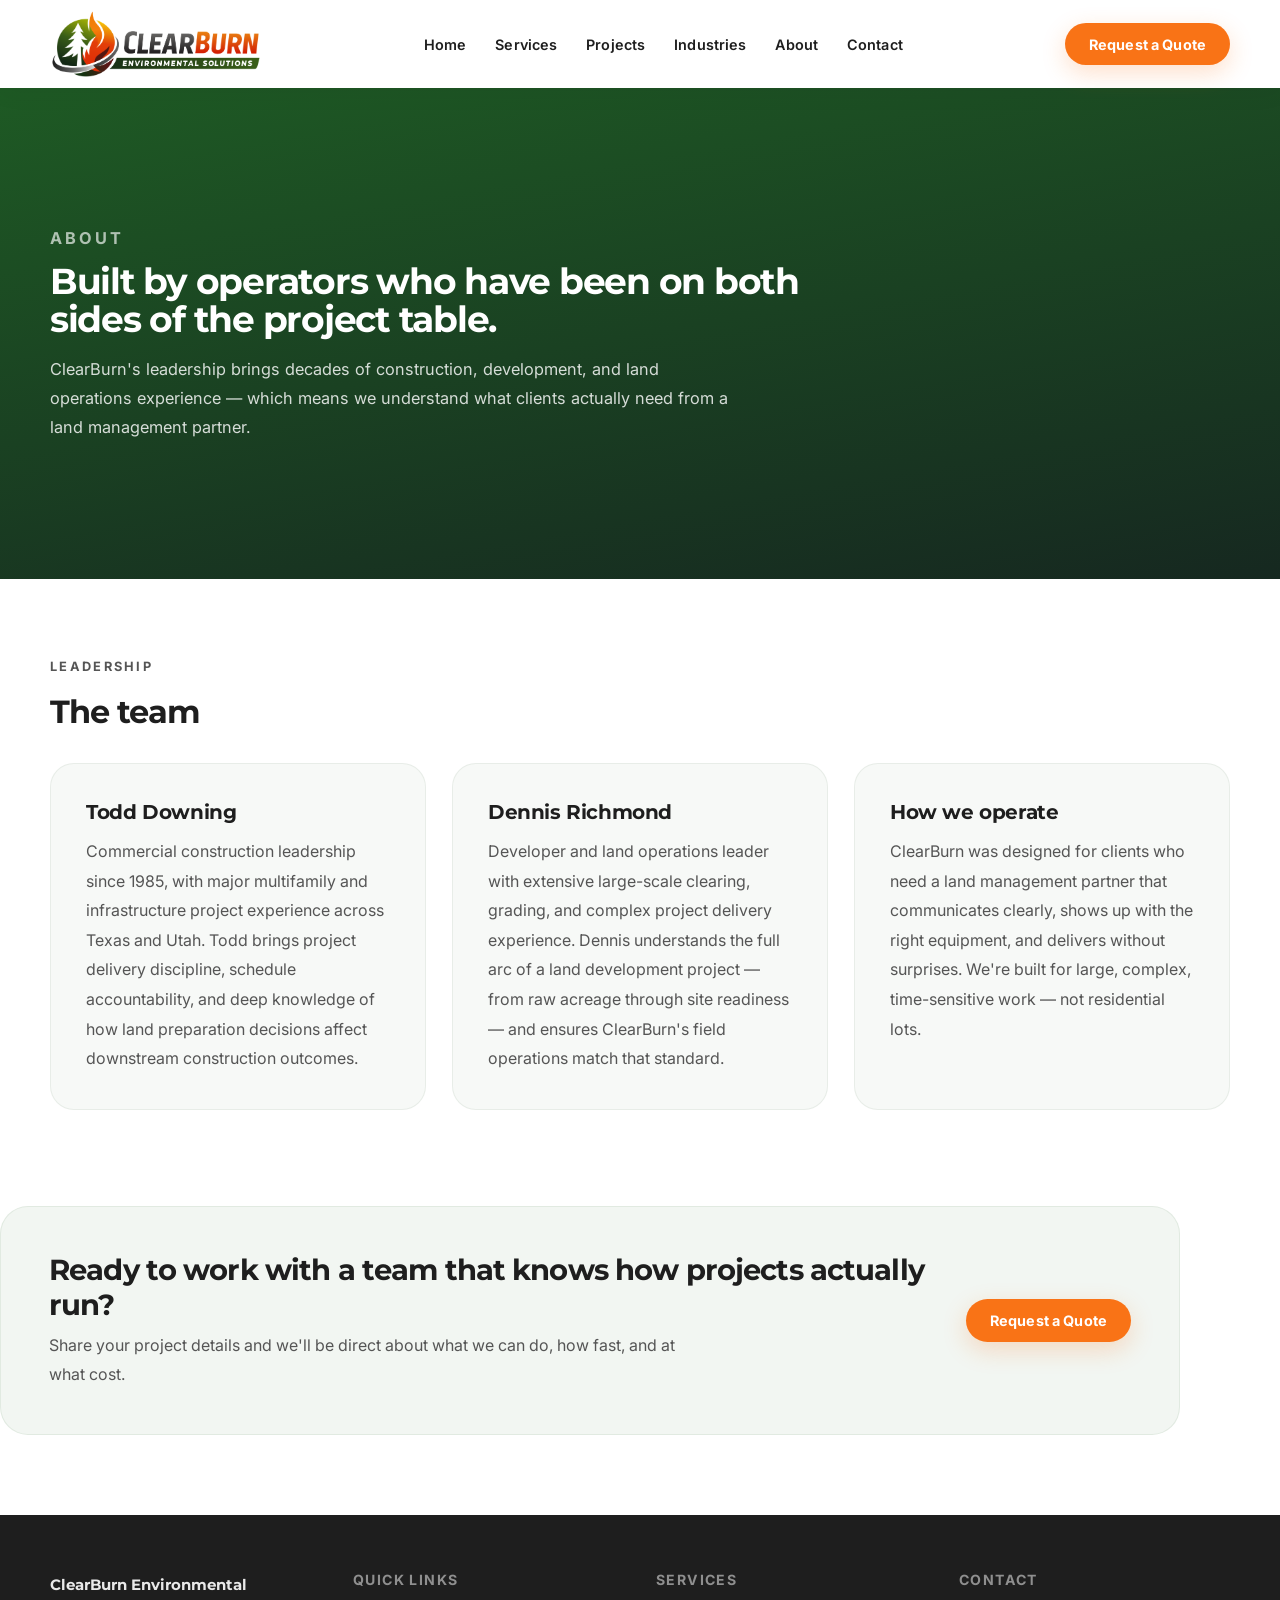
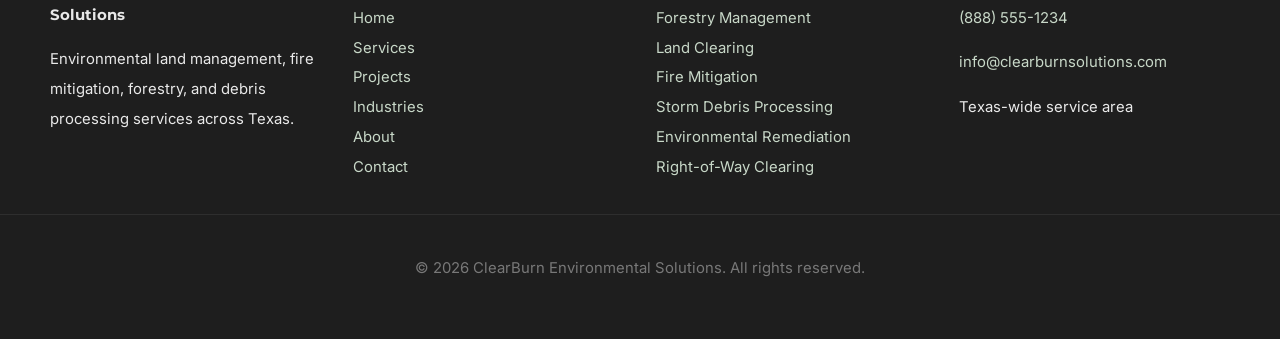
<file: about.html>
<!DOCTYPE html>
<html lang="en">
<head>
  <meta charset="UTF-8" />
  <meta name="viewport" content="width=device-width, initial-scale=1.0" />
  <meta name="description" content="ClearBurn Environmental Solutions is led by experienced operators with development and construction backgrounds, delivering practical environmental land management solutions across Texas." />
  <title>About ClearBurn Environmental Solutions</title>
  <link rel="preconnect" href="https://fonts.googleapis.com" />
  <link rel="preconnect" href="https://fonts.gstatic.com" crossorigin />
  <link href="https://fonts.googleapis.com/css2?family=Inter:wght@400;500;600;700&family=Montserrat:wght@600;700;800&display=swap" rel="stylesheet" />
  <link rel="stylesheet" href="styles.css" />
</head>
<body>
  <header class="site-header">
    <div class="container header-inner">
      <a href="index.html" class="brand">
        <img src="logo4.png" alt="ClearBurn" class="logo" />
      </a>
      <nav class="main-nav" aria-label="Primary navigation">
        <a href="index.html">Home</a>
        <a href="services.html">Services</a>
        <a href="projects.html">Projects</a>
        <a href="industries.html">Industries</a>
        <a href="about.html">About</a>
        <a href="contact.html">Contact</a>
      </nav>
      <a href="contact.html" class="nav-cta">Request a Quote</a>
      <button class="mobile-menu-toggle" aria-label="Open menu"><svg viewBox="0 0 24 24" fill="none" stroke="currentColor" stroke-width="2" stroke-linecap="round"><line x1="3" y1="6" x2="21" y2="6"/><line x1="3" y1="12" x2="21" y2="12"/><line x1="3" y1="18" x2="21" y2="18"/></svg>Menu</button>
    </div>
    <div class="mobile-menu" id="mobileMenu">
      <a href="index.html">Home</a>
      <a href="services.html">Services</a>
      <a href="projects.html">Projects</a>
      <a href="industries.html">Industries</a>
      <a href="about.html">About</a>
      <a href="contact.html">Contact</a>
      <a href="contact.html" class="mobile-cta">Request a Quote</a>
    </div>
  </header>

  <main>
    <section class="page-hero hero-small">
      <div class="container">
        <p class="eyebrow">About</p>
        <h1>Built by operators who have been on both sides of the project table.</h1>
        <p>ClearBurn's leadership brings decades of construction, development, and land operations experience — which means we understand what clients actually need from a land management partner.</p>
      </div>
    </section>

    <section class="container">
      <div class="section-header">
        <p class="eyebrow">Leadership</p>
        <h2>The team</h2>
      </div>
      <div class="profile-grid">
        <article class="profile-card">
          <h2>Todd Downing</h2>
          <p>Commercial construction leadership since 1985, with major multifamily and infrastructure project experience across Texas and Utah. Todd brings project delivery discipline, schedule accountability, and deep knowledge of how land preparation decisions affect downstream construction outcomes.</p>
        </article>
        <article class="profile-card">
          <h2>Dennis Richmond</h2>
          <p>Developer and land operations leader with extensive large-scale clearing, grading, and complex project delivery experience. Dennis understands the full arc of a land development project — from raw acreage through site readiness — and ensures ClearBurn's field operations match that standard.</p>
        </article>
        <article class="profile-card">
          <h2>How we operate</h2>
          <p>ClearBurn was designed for clients who need a land management partner that communicates clearly, shows up with the right equipment, and delivers without surprises. We're built for large, complex, time-sensitive work — not residential lots.</p>
        </article>
      </div>
    </section>

    <section class="container simple-cta">
      <div>
        <h2>Ready to work with a team that knows how projects actually run?</h2>
        <p class="cta-text">Share your project details and we'll be direct about what we can do, how fast, and at what cost.</p>
      </div>
      <a href="contact.html" class="btn btn-primary">Request a Quote</a>
    </section>
  </main>

  <footer class="site-footer">
    <div class="container footer-grid">
      <div>
        <p class="footer-logo">ClearBurn Environmental Solutions</p>
        <p>Environmental land management, fire mitigation, forestry, and debris processing services across Texas.</p>
      </div>
      <div>
        <h4>Quick links</h4>
        <a href="index.html">Home</a>
        <a href="services.html">Services</a>
        <a href="projects.html">Projects</a>
        <a href="industries.html">Industries</a>
        <a href="about.html">About</a>
        <a href="contact.html">Contact</a>
      </div>
      <div>
        <h4>Services</h4>
        <a href="services.html">Forestry Management</a>
        <a href="services.html">Land Clearing</a>
        <a href="services.html">Fire Mitigation</a>
        <a href="services.html">Storm Debris Processing</a>
        <a href="services.html">Environmental Remediation</a>
        <a href="services.html">Right-of-Way Clearing</a>
      </div>
      <div>
        <h4>Contact</h4>
        <p><a href="tel:+18885551234">(888) 555-1234</a></p>
        <p><a href="mailto:info@clearburnsolutions.com">info@clearburnsolutions.com</a></p>
        <p>Texas-wide service area</p>
      </div>
    </div>
    <div class="footer-bottom">
      <p>© 2026 ClearBurn Environmental Solutions. All rights reserved.</p>
    </div>
  </footer>
  <script src="script.js"></script>
</body>
</html>
</file>
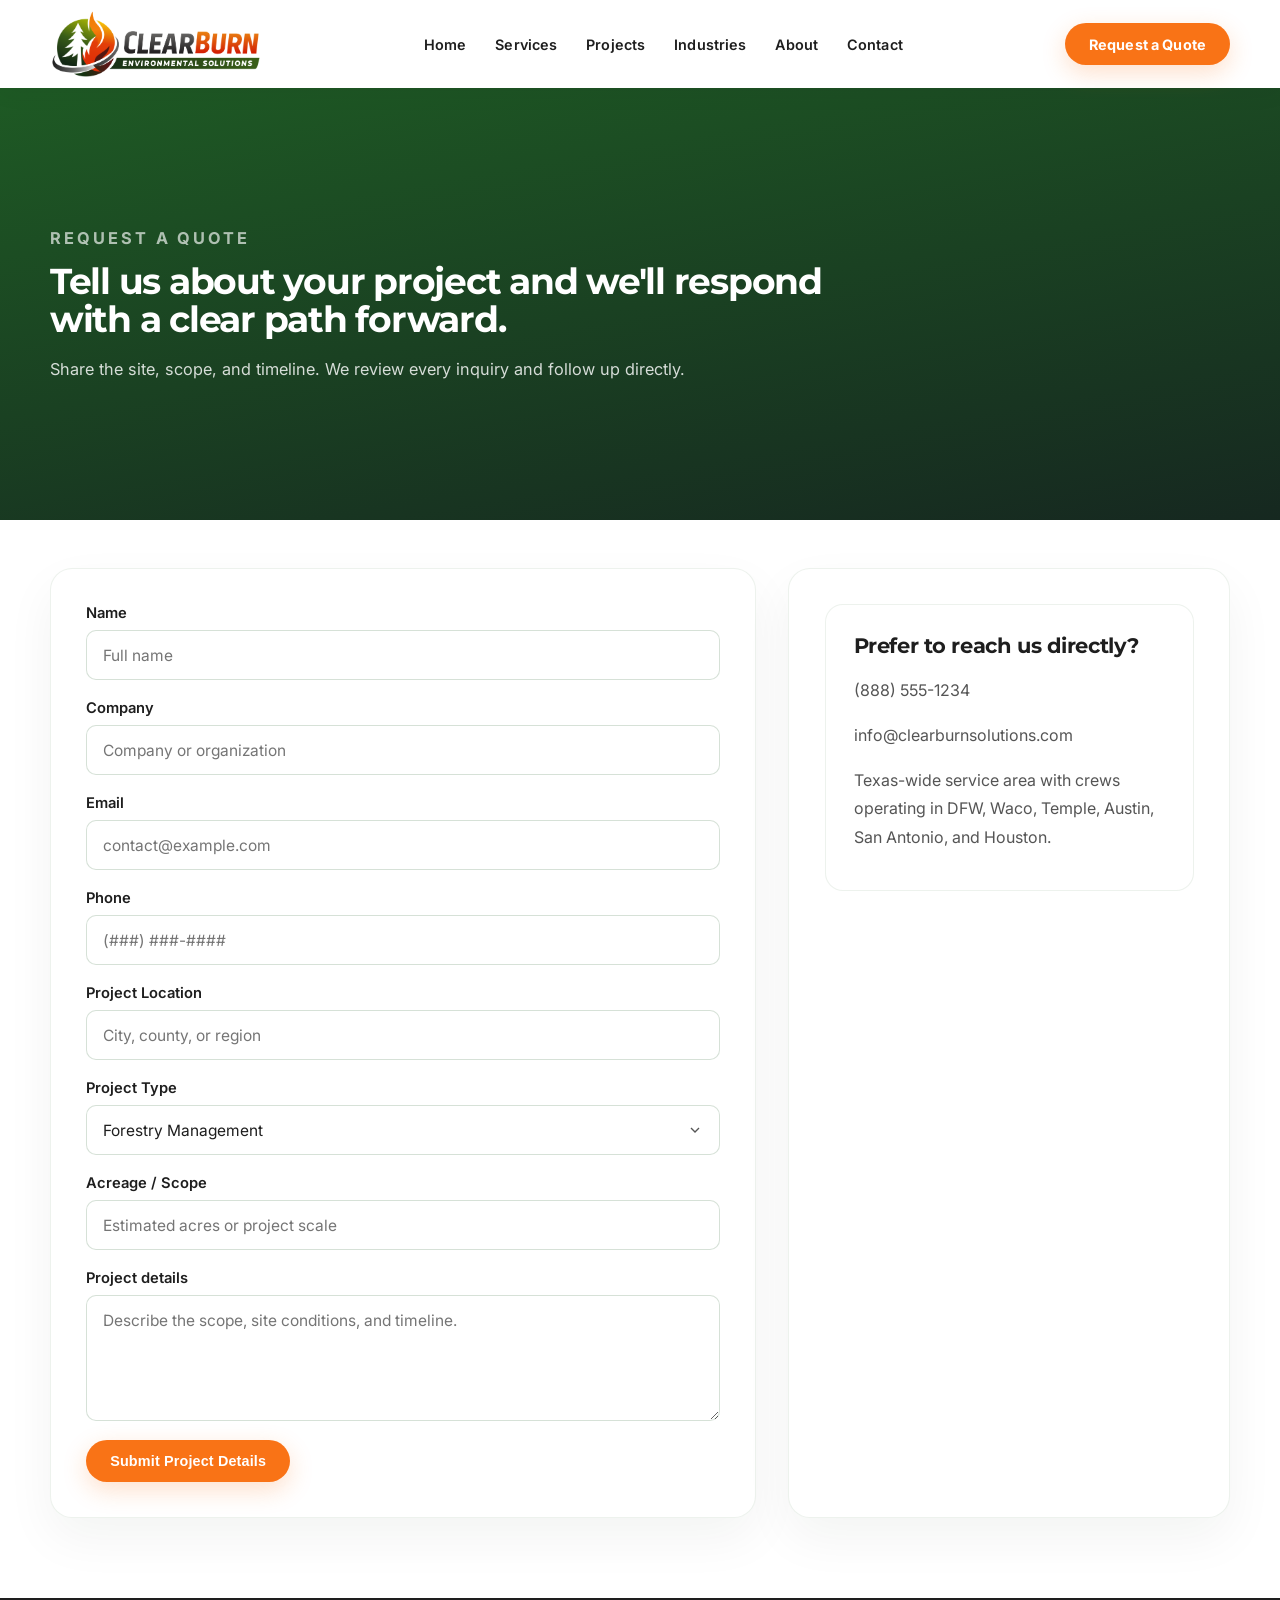
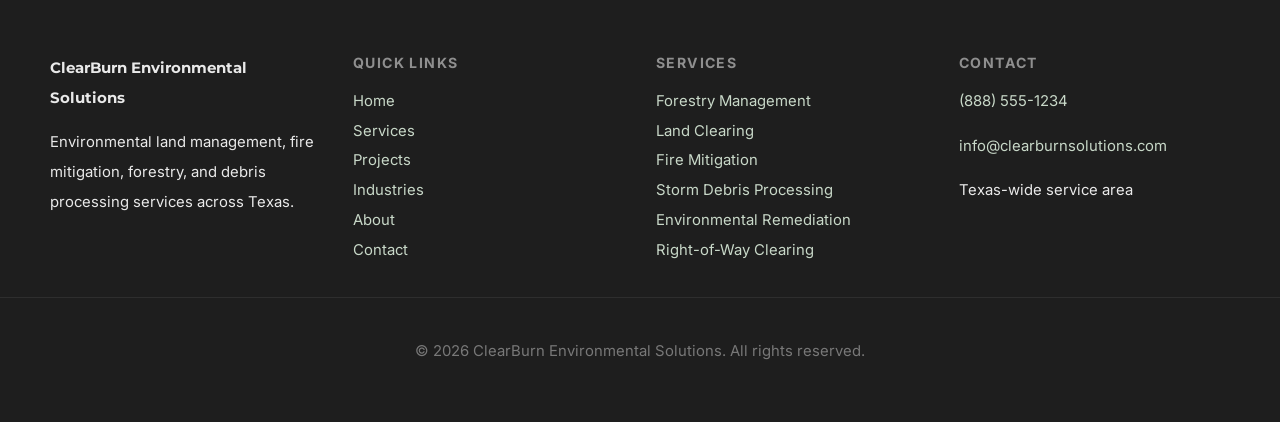
<file: contact.html>
<!DOCTYPE html>
<html lang="en">
<head>
  <meta charset="UTF-8" />
  <meta name="viewport" content="width=device-width, initial-scale=1.0" />
  <meta name="description" content="Request a quote from ClearBurn Environmental Solutions for land management, fire mitigation, debris processing, or large acreage clearing across Texas." />
  <title>Request a Quote | ClearBurn Environmental Solutions</title>
  <link rel="preconnect" href="https://fonts.googleapis.com" />
  <link rel="preconnect" href="https://fonts.gstatic.com" crossorigin />
  <link href="https://fonts.googleapis.com/css2?family=Inter:wght@400;500;600;700&family=Montserrat:wght@600;700;800&display=swap" rel="stylesheet" />
  <link rel="stylesheet" href="styles.css" />
</head>
<body>
  <header class="site-header">
    <div class="container header-inner">
      <a href="index.html" class="brand">
        <img src="logo4.png" alt="ClearBurn" class="logo" />
      </a>
      <nav class="main-nav" aria-label="Primary navigation">
        <a href="index.html">Home</a>
        <a href="services.html">Services</a>
        <a href="projects.html">Projects</a>
        <a href="industries.html">Industries</a>
        <a href="about.html">About</a>
        <a href="contact.html">Contact</a>
      </nav>
      <a href="contact.html" class="nav-cta">Request a Quote</a>
      <button class="mobile-menu-toggle" aria-label="Open menu"><svg viewBox="0 0 24 24" fill="none" stroke="currentColor" stroke-width="2" stroke-linecap="round"><line x1="3" y1="6" x2="21" y2="6"/><line x1="3" y1="12" x2="21" y2="12"/><line x1="3" y1="18" x2="21" y2="18"/></svg>Menu</button>
    </div>
    <div class="mobile-menu" id="mobileMenu">
      <a href="index.html">Home</a>
      <a href="services.html">Services</a>
      <a href="projects.html">Projects</a>
      <a href="industries.html">Industries</a>
      <a href="about.html">About</a>
      <a href="contact.html">Contact</a>
      <a href="contact.html" class="mobile-cta">Request a Quote</a>
    </div>
  </header>

  <main>
    <section class="page-hero hero-small">
      <div class="container">
        <p class="eyebrow">Request a Quote</p>
        <h1>Tell us about your project and we'll respond with a clear path forward.</h1>
        <p>Share the site, scope, and timeline. We review every inquiry and follow up directly.</p>
      </div>
    </section>

    <section class="container contact-grid">
      <form id="quoteForm" class="quote-form">
        <div class="form-group">
          <label for="name">Name</label>
          <input id="name" name="name" type="text" placeholder="Full name" required />
        </div>
        <div class="form-group">
          <label for="company">Company</label>
          <input id="company" name="company" type="text" placeholder="Company or organization" />
        </div>
        <div class="form-group">
          <label for="email">Email</label>
          <input id="email" name="email" type="email" placeholder="contact@example.com" required />
        </div>
        <div class="form-group">
          <label for="phone">Phone</label>
          <input id="phone" name="phone" type="tel" placeholder="(###) ###-####" required />
        </div>
        <div class="form-group">
          <label for="location">Project Location</label>
          <input id="location" name="location" type="text" placeholder="City, county, or region" required />
        </div>
        <div class="form-group">
          <label for="type">Project Type</label>
          <select id="type" name="type">
            <option>Forestry Management</option>
            <option>Land Clearing</option>
            <option>Fire Mitigation</option>
            <option>Storm Debris Processing</option>
            <option>Environmental Remediation</option>
            <option>FEMA / Emergency Response</option>
            <option>Right-of-Way Clearing</option>
          </select>
        </div>
        <div class="form-group">
          <label for="scope">Acreage / Scope</label>
          <input id="scope" name="scope" type="text" placeholder="Estimated acres or project scale" />
        </div>
        <div class="form-group">
          <label for="details">Project details</label>
          <textarea id="details" name="details" rows="5" placeholder="Describe the scope, site conditions, and timeline."></textarea>
        </div>
        <button type="submit" class="btn btn-primary">Submit Project Details</button>
        <p id="successMessage" class="success-message" hidden>Thank you. Your project details have been received. Our team will review the information and follow up as soon as possible.</p>
      </form>

      <aside class="contact-panel">
        <div class="panel-card">
          <h2>Prefer to reach us directly?</h2>
          <p><a href="tel:+18885551234">(888) 555-1234</a></p>
          <p><a href="mailto:info@clearburnsolutions.com">info@clearburnsolutions.com</a></p>
          <p>Texas-wide service area with crews operating in DFW, Waco, Temple, Austin, San Antonio, and Houston.</p>
        </div>
      </aside>
    </section>
  </main>

  <footer class="site-footer">
    <div class="container footer-grid">
      <div>
        <p class="footer-logo">ClearBurn Environmental Solutions</p>
        <p>Environmental land management, fire mitigation, forestry, and debris processing services across Texas.</p>
      </div>
      <div>
        <h4>Quick links</h4>
        <a href="index.html">Home</a>
        <a href="services.html">Services</a>
        <a href="projects.html">Projects</a>
        <a href="industries.html">Industries</a>
        <a href="about.html">About</a>
        <a href="contact.html">Contact</a>
      </div>
      <div>
        <h4>Services</h4>
        <a href="services.html">Forestry Management</a>
        <a href="services.html">Land Clearing</a>
        <a href="services.html">Fire Mitigation</a>
        <a href="services.html">Storm Debris Processing</a>
        <a href="services.html">Environmental Remediation</a>
        <a href="services.html">Right-of-Way Clearing</a>
      </div>
      <div>
        <h4>Contact</h4>
        <p><a href="tel:+18885551234">(888) 555-1234</a></p>
        <p><a href="mailto:info@clearburnsolutions.com">info@clearburnsolutions.com</a></p>
        <p>Texas-wide service area</p>
      </div>
    </div>
    <div class="footer-bottom">
      <p>© 2026 ClearBurn Environmental Solutions. All rights reserved.</p>
    </div>
  </footer>
  <script src="script.js"></script>
</body>
</html>
</file>
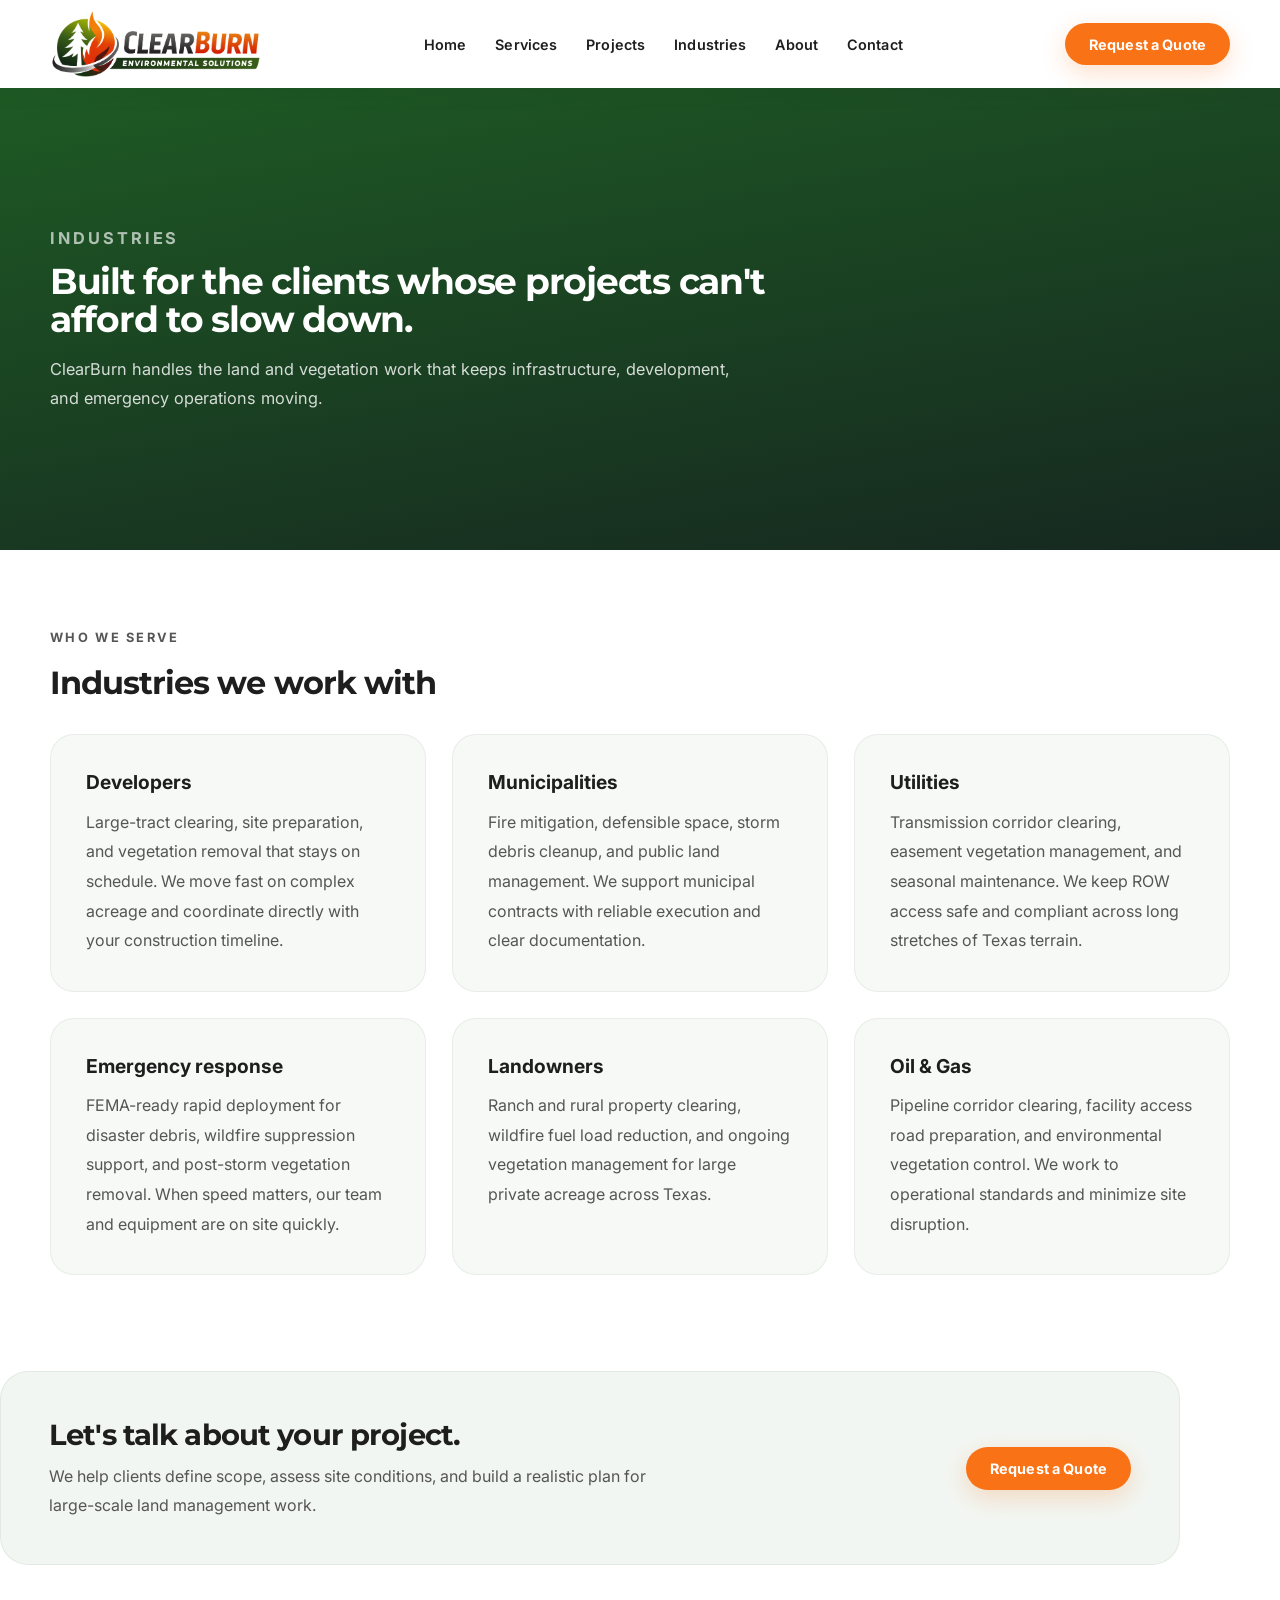
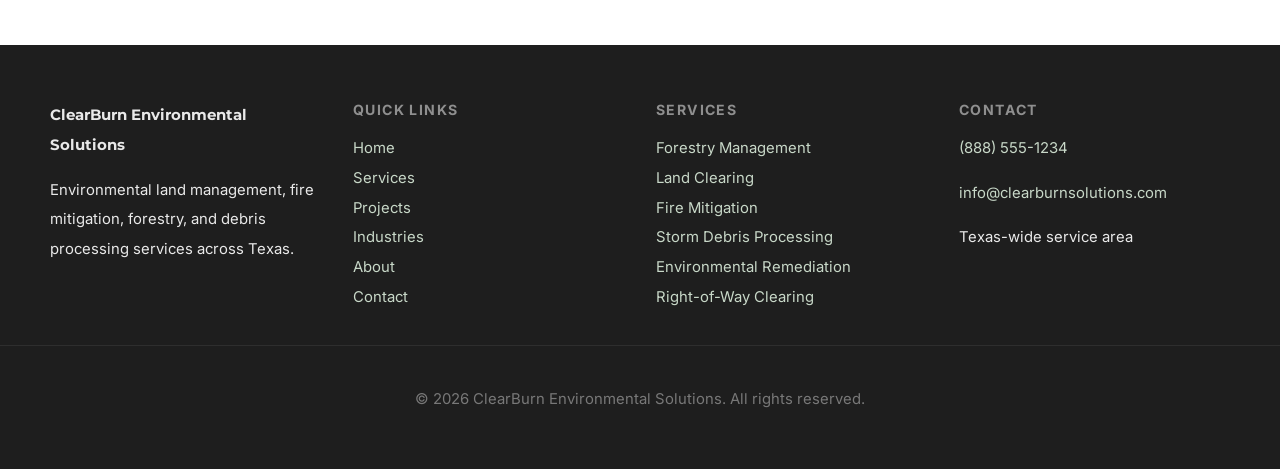
<file: industries.html>
<!DOCTYPE html>
<html lang="en">
<head>
  <meta charset="UTF-8" />
  <meta name="viewport" content="width=device-width, initial-scale=1.0" />
  <meta name="description" content="ClearBurn serves developers, municipalities, utilities, landowners, disaster response agencies, oil & gas and commercial property owners with environmental land management services across Texas." />
  <title>Environmental Services for Developers, Municipalities & Utilities</title>
  <link rel="preconnect" href="https://fonts.googleapis.com" />
  <link rel="preconnect" href="https://fonts.gstatic.com" crossorigin />
  <link href="https://fonts.googleapis.com/css2?family=Inter:wght@400;500;600;700&family=Montserrat:wght@600;700;800&display=swap" rel="stylesheet" />
  <link rel="stylesheet" href="styles.css" />
</head>
<body>
  <header class="site-header">
    <div class="container header-inner">
      <a href="index.html" class="brand">
        <img src="logo4.png" alt="ClearBurn" class="logo" />
      </a>
      <nav class="main-nav" aria-label="Primary navigation">
        <a href="index.html">Home</a>
        <a href="services.html">Services</a>
        <a href="projects.html">Projects</a>
        <a href="industries.html">Industries</a>
        <a href="about.html">About</a>
        <a href="contact.html">Contact</a>
      </nav>
      <a href="contact.html" class="nav-cta">Request a Quote</a>
      <button class="mobile-menu-toggle" aria-label="Open menu"><svg viewBox="0 0 24 24" fill="none" stroke="currentColor" stroke-width="2" stroke-linecap="round"><line x1="3" y1="6" x2="21" y2="6"/><line x1="3" y1="12" x2="21" y2="12"/><line x1="3" y1="18" x2="21" y2="18"/></svg>Menu</button>
    </div>
    <div class="mobile-menu" id="mobileMenu">
      <a href="index.html">Home</a>
      <a href="services.html">Services</a>
      <a href="projects.html">Projects</a>
      <a href="industries.html">Industries</a>
      <a href="about.html">About</a>
      <a href="contact.html">Contact</a>
      <a href="contact.html" class="mobile-cta">Request a Quote</a>
    </div>
  </header>

  <main>
    <section class="page-hero hero-small">
      <div class="container">
        <p class="eyebrow">Industries</p>
        <h1>Built for the clients whose projects can't afford to slow down.</h1>
        <p>ClearBurn handles the land and vegetation work that keeps infrastructure, development, and emergency operations moving.</p>
      </div>
    </section>

    <section class="container">
      <div class="section-header">
        <p class="eyebrow">Who we serve</p>
        <h2>Industries we work with</h2>
      </div>
      <div class="industry-grid">
        <article class="industry-card">
          <h3>Developers</h3>
          <p>Large-tract clearing, site preparation, and vegetation removal that stays on schedule. We move fast on complex acreage and coordinate directly with your construction timeline.</p>
        </article>
        <article class="industry-card">
          <h3>Municipalities</h3>
          <p>Fire mitigation, defensible space, storm debris cleanup, and public land management. We support municipal contracts with reliable execution and clear documentation.</p>
        </article>
        <article class="industry-card">
          <h3>Utilities</h3>
          <p>Transmission corridor clearing, easement vegetation management, and seasonal maintenance. We keep ROW access safe and compliant across long stretches of Texas terrain.</p>
        </article>
        <article class="industry-card">
          <h3>Emergency response</h3>
          <p>FEMA-ready rapid deployment for disaster debris, wildfire suppression support, and post-storm vegetation removal. When speed matters, our team and equipment are on site quickly.</p>
        </article>
        <article class="industry-card">
          <h3>Landowners</h3>
          <p>Ranch and rural property clearing, wildfire fuel load reduction, and ongoing vegetation management for large private acreage across Texas.</p>
        </article>
        <article class="industry-card">
          <h3>Oil & Gas</h3>
          <p>Pipeline corridor clearing, facility access road preparation, and environmental vegetation control. We work to operational standards and minimize site disruption.</p>
        </article>
      </div>
    </section>

    <section class="container simple-cta">
      <div>
        <h2>Let's talk about your project.</h2>
        <p class="cta-text">We help clients define scope, assess site conditions, and build a realistic plan for large-scale land management work.</p>
      </div>
      <a href="contact.html" class="btn btn-primary">Request a Quote</a>
    </section>
  </main>

  <footer class="site-footer">
    <div class="container footer-grid">
      <div>
        <p class="footer-logo">ClearBurn Environmental Solutions</p>
        <p>Environmental land management, fire mitigation, forestry, and debris processing services across Texas.</p>
      </div>
      <div>
        <h4>Quick links</h4>
        <a href="index.html">Home</a>
        <a href="services.html">Services</a>
        <a href="projects.html">Projects</a>
        <a href="industries.html">Industries</a>
        <a href="about.html">About</a>
        <a href="contact.html">Contact</a>
      </div>
      <div>
        <h4>Services</h4>
        <a href="services.html">Forestry Management</a>
        <a href="services.html">Land Clearing</a>
        <a href="services.html">Fire Mitigation</a>
        <a href="services.html">Storm Debris Processing</a>
        <a href="services.html">Environmental Remediation</a>
        <a href="services.html">Right-of-Way Clearing</a>
      </div>
      <div>
        <h4>Contact</h4>
        <p><a href="tel:+18885551234">(888) 555-1234</a></p>
        <p><a href="mailto:info@clearburnsolutions.com">info@clearburnsolutions.com</a></p>
        <p>Texas-wide service area</p>
      </div>
    </div>
    <div class="footer-bottom">
      <p>© 2026 ClearBurn Environmental Solutions. All rights reserved.</p>
    </div>
  </footer>
  <script src="script.js"></script>
</body>
</html>
</file>
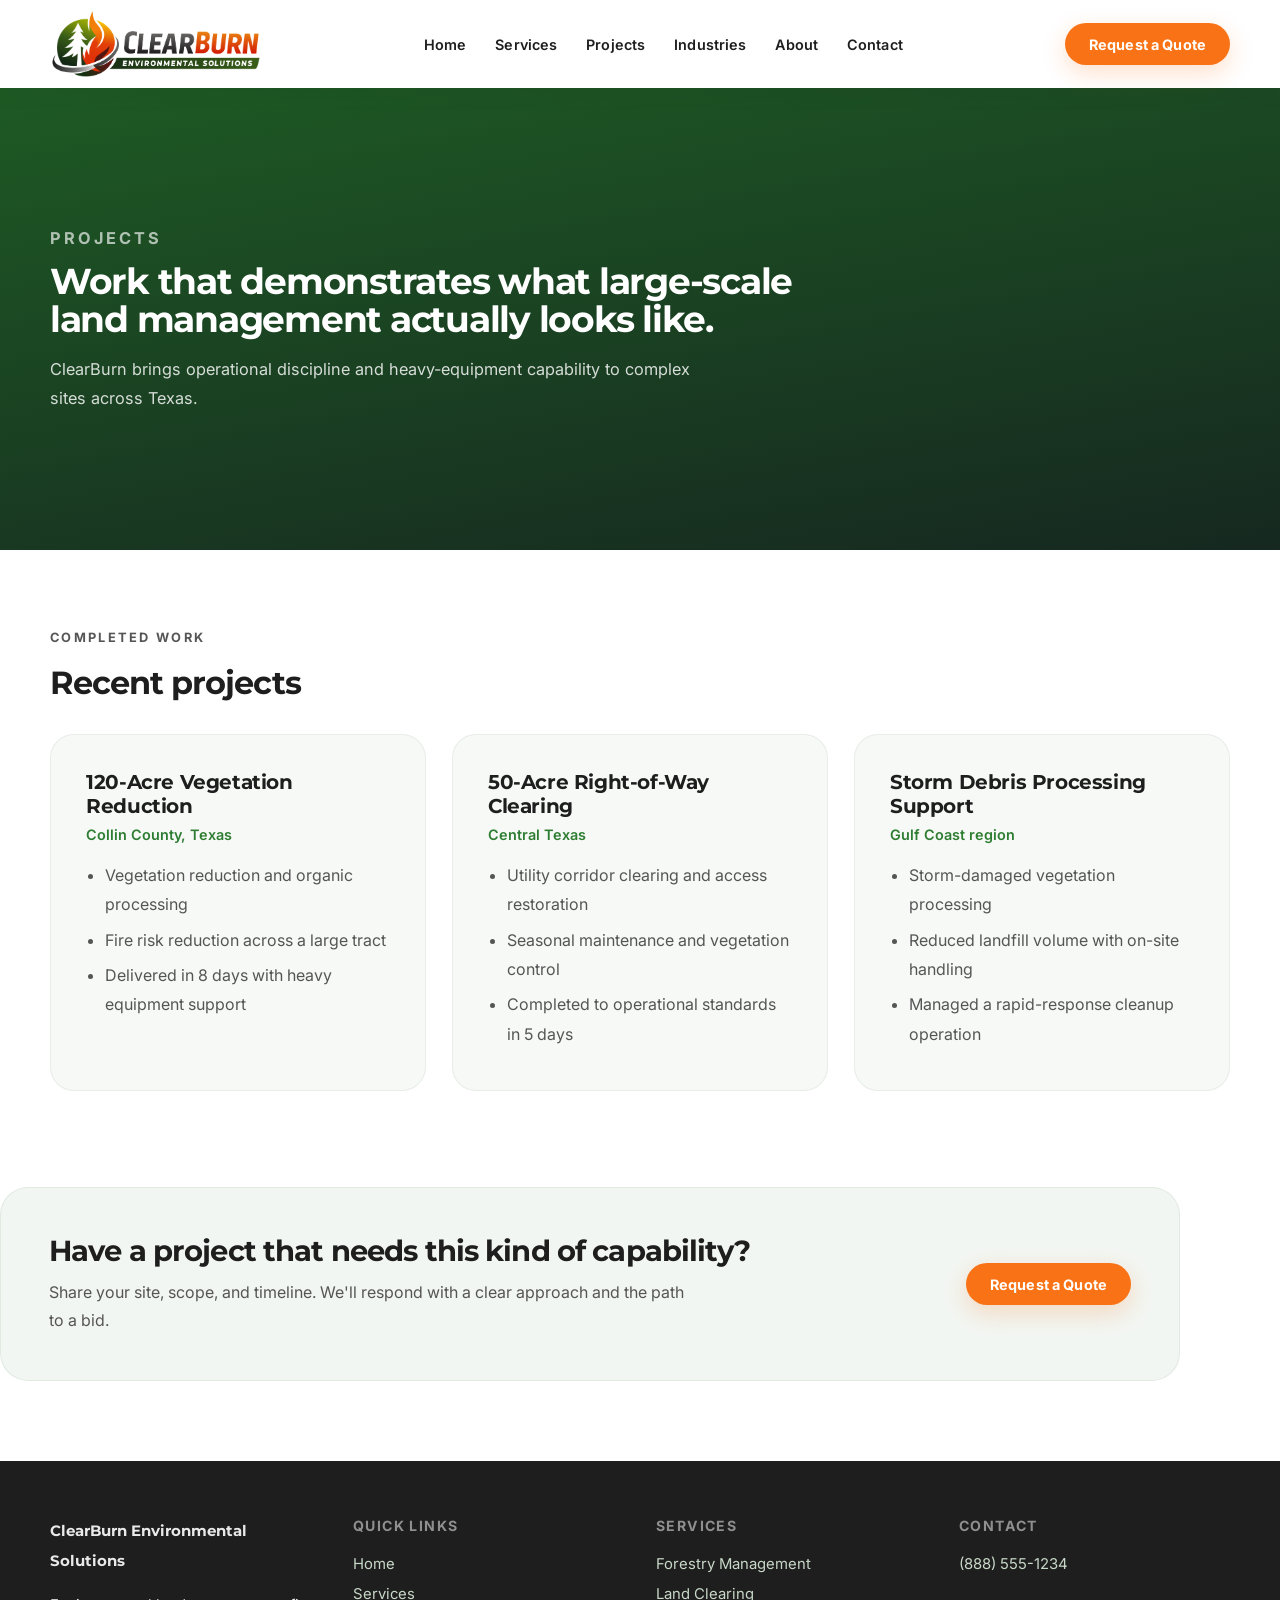
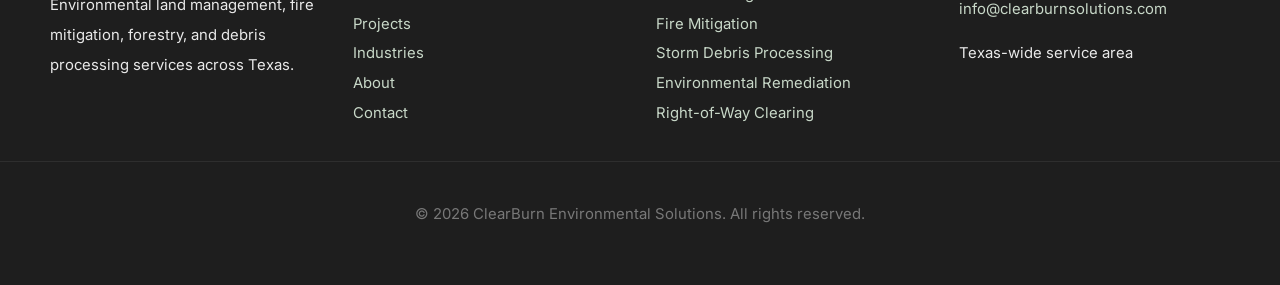
<file: projects.html>
<!DOCTYPE html>
<html lang="en">
<head>
  <meta charset="UTF-8" />
  <meta name="viewport" content="width=device-width, initial-scale=1.0" />
  <meta name="description" content="Proof of capability in environmental land management, fire mitigation, and debris processing across Texas. ClearBurn provides case studies and project summaries for larger-scale work." />
  <title>Environmental Land Management Projects | ClearBurn</title>
  <link rel="preconnect" href="https://fonts.googleapis.com" />
  <link rel="preconnect" href="https://fonts.gstatic.com" crossorigin />
  <link href="https://fonts.googleapis.com/css2?family=Inter:wght@400;500;600;700&family=Montserrat:wght@600;700;800&display=swap" rel="stylesheet" />
  <link rel="stylesheet" href="styles.css" />
</head>
<body>
  <header class="site-header">
    <div class="container header-inner">
      <a href="index.html" class="brand">
        <img src="logo4.png" alt="ClearBurn" class="logo" />
      </a>
      <nav class="main-nav" aria-label="Primary navigation">
        <a href="index.html">Home</a>
        <a href="services.html">Services</a>
        <a href="projects.html">Projects</a>
        <a href="industries.html">Industries</a>
        <a href="about.html">About</a>
        <a href="contact.html">Contact</a>
      </nav>
      <a href="contact.html" class="nav-cta">Request a Quote</a>
      <button class="mobile-menu-toggle" aria-label="Open menu"><svg viewBox="0 0 24 24" fill="none" stroke="currentColor" stroke-width="2" stroke-linecap="round"><line x1="3" y1="6" x2="21" y2="6"/><line x1="3" y1="12" x2="21" y2="12"/><line x1="3" y1="18" x2="21" y2="18"/></svg>Menu</button>
    </div>
    <div class="mobile-menu" id="mobileMenu">
      <a href="index.html">Home</a>
      <a href="services.html">Services</a>
      <a href="projects.html">Projects</a>
      <a href="industries.html">Industries</a>
      <a href="about.html">About</a>
      <a href="contact.html">Contact</a>
      <a href="contact.html" class="mobile-cta">Request a Quote</a>
    </div>
  </header>

  <main>
    <section class="page-hero hero-small">
      <div class="container">
        <p class="eyebrow">Projects</p>
        <h1>Work that demonstrates what large-scale land management actually looks like.</h1>
        <p>ClearBurn brings operational discipline and heavy-equipment capability to complex sites across Texas.</p>
      </div>
    </section>

    <section class="container">
      <div class="section-header">
        <p class="eyebrow">Completed work</p>
        <h2>Recent projects</h2>
      </div>
      <div class="project-grid">
      <article class="project-card">
        <h2>120-Acre Vegetation Reduction</h2>
        <p>Collin County, Texas</p>
        <ul>
          <li>Vegetation reduction and organic processing</li>
          <li>Fire risk reduction across a large tract</li>
          <li>Delivered in 8 days with heavy equipment support</li>
        </ul>
      </article>
      <article class="project-card">
        <h2>50-Acre Right-of-Way Clearing</h2>
        <p>Central Texas</p>
        <ul>
          <li>Utility corridor clearing and access restoration</li>
          <li>Seasonal maintenance and vegetation control</li>
          <li>Completed to operational standards in 5 days</li>
        </ul>
      </article>
      <article class="project-card">
        <h2>Storm Debris Processing Support</h2>
        <p>Gulf Coast region</p>
        <ul>
          <li>Storm-damaged vegetation processing</li>
          <li>Reduced landfill volume with on-site handling</li>
          <li>Managed a rapid-response cleanup operation</li>
        </ul>
      </article>
      </div>
    </section>

    <section class="container simple-cta">
      <div>
        <h2>Have a project that needs this kind of capability?</h2>
        <p class="cta-text">Share your site, scope, and timeline. We'll respond with a clear approach and the path to a bid.</p>
      </div>
      <a href="contact.html" class="btn btn-primary">Request a Quote</a>
    </section>
  </main>

  <footer class="site-footer">
    <div class="container footer-grid">
      <div>
        <p class="footer-logo">ClearBurn Environmental Solutions</p>
        <p>Environmental land management, fire mitigation, forestry, and debris processing services across Texas.</p>
      </div>
      <div>
        <h4>Quick links</h4>
        <a href="index.html">Home</a>
        <a href="services.html">Services</a>
        <a href="projects.html">Projects</a>
        <a href="industries.html">Industries</a>
        <a href="about.html">About</a>
        <a href="contact.html">Contact</a>
      </div>
      <div>
        <h4>Services</h4>
        <a href="services.html">Forestry Management</a>
        <a href="services.html">Land Clearing</a>
        <a href="services.html">Fire Mitigation</a>
        <a href="services.html">Storm Debris Processing</a>
        <a href="services.html">Environmental Remediation</a>
        <a href="services.html">Right-of-Way Clearing</a>
      </div>
      <div>
        <h4>Contact</h4>
        <p><a href="tel:+18885551234">(888) 555-1234</a></p>
        <p><a href="mailto:info@clearburnsolutions.com">info@clearburnsolutions.com</a></p>
        <p>Texas-wide service area</p>
      </div>
    </div>
    <div class="footer-bottom">
      <p>© 2026 ClearBurn Environmental Solutions. All rights reserved.</p>
    </div>
  </footer>
  <script src="script.js"></script>
</body>
</html>
</file>
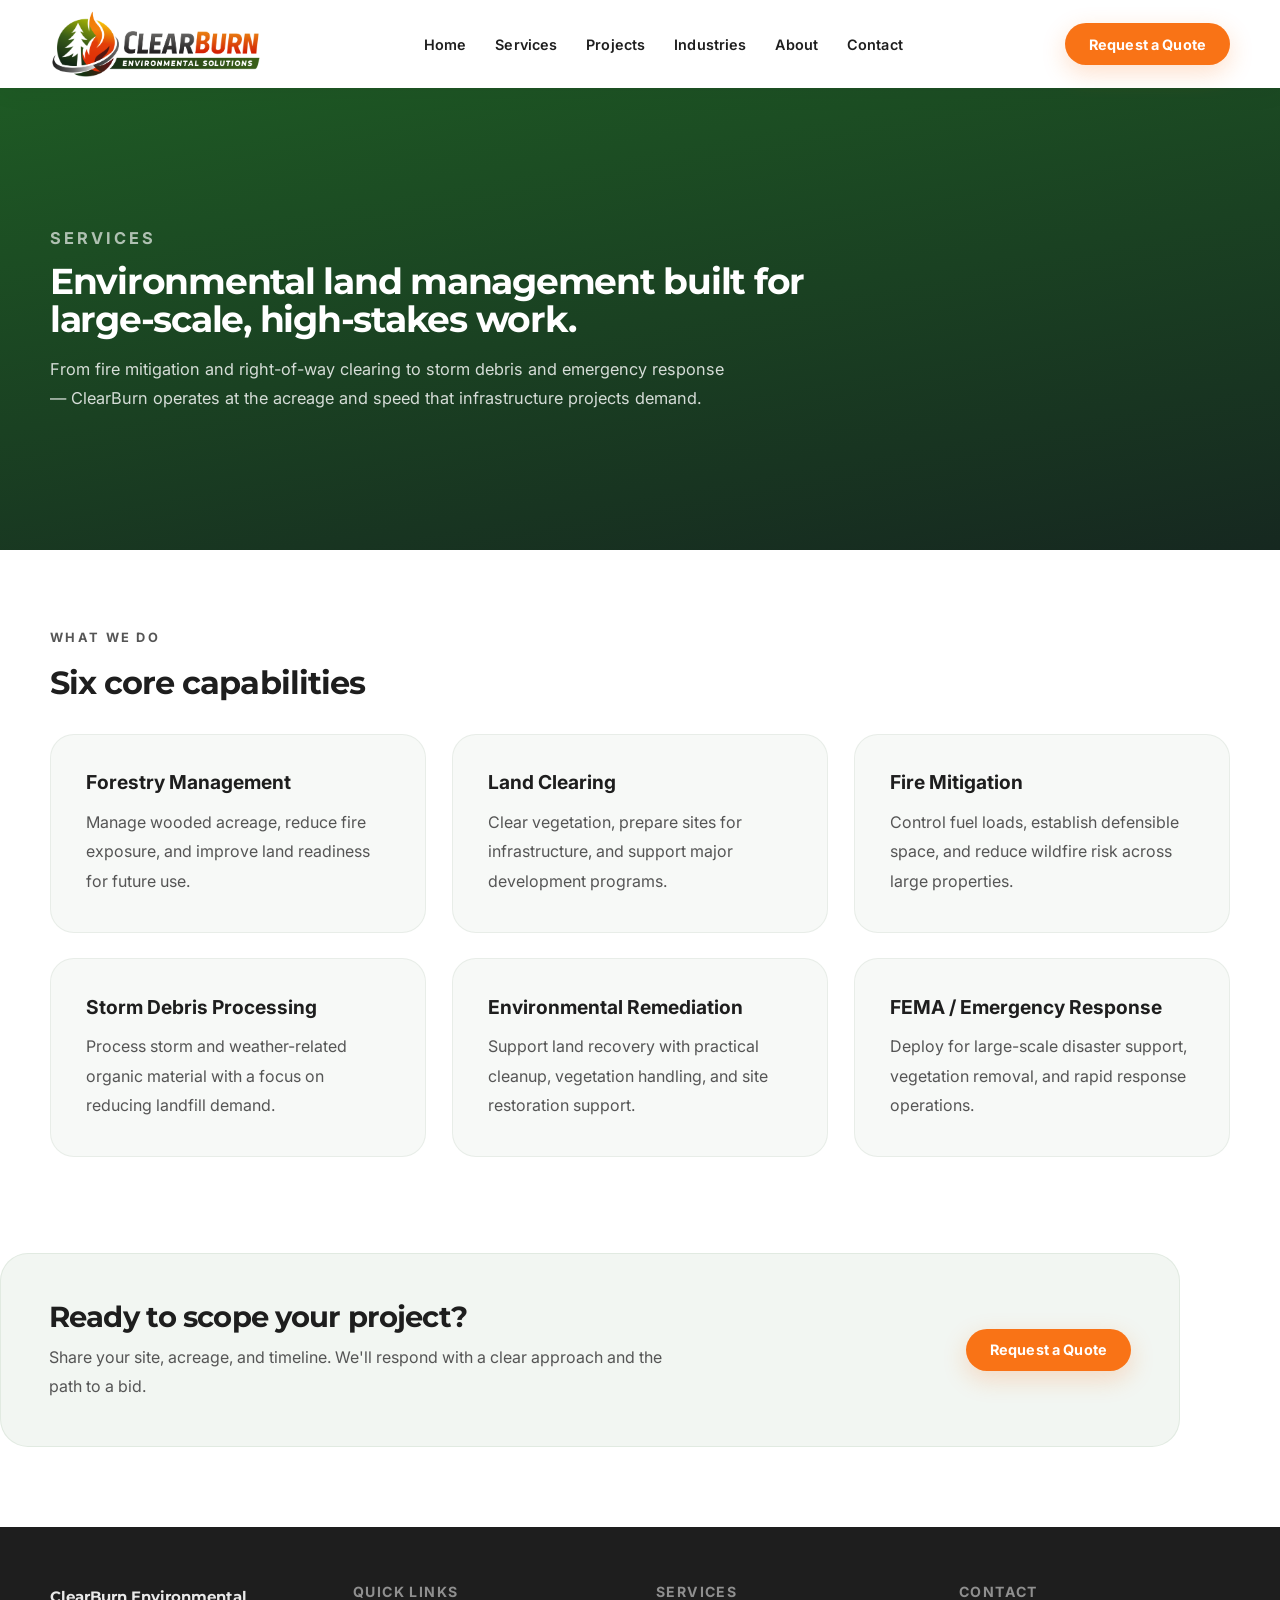
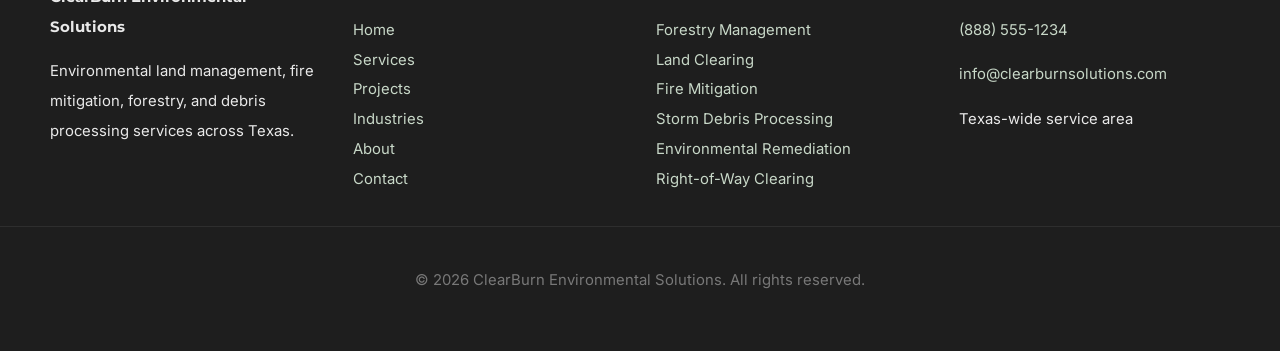
<file: services.html>
<!DOCTYPE html>
<html lang="en">
<head>
  <meta charset="UTF-8" />
  <meta name="viewport" content="width=device-width, initial-scale=1.0" />
  <meta name="description" content="ClearBurn provides land management, fire mitigation, forestry, debris processing, and environmental services across Texas for developers, municipalities, utilities, and emergency response teams." />
  <title>Land Clearing, Forestry & Fire Mitigation Services in Texas</title>
  <link rel="preconnect" href="https://fonts.googleapis.com" />
  <link rel="preconnect" href="https://fonts.gstatic.com" crossorigin />
  <link href="https://fonts.googleapis.com/css2?family=Inter:wght@400;500;600;700&family=Montserrat:wght@600;700;800&display=swap" rel="stylesheet" />
  <link rel="stylesheet" href="styles.css" />
</head>
<body>
  <header class="site-header">
    <div class="container header-inner">
      <a href="index.html" class="brand">
        <img src="logo4.png" alt="ClearBurn" class="logo" />
      </a>
      <nav class="main-nav" aria-label="Primary navigation">
        <a href="index.html">Home</a>
        <a href="services.html">Services</a>
        <a href="projects.html">Projects</a>
        <a href="industries.html">Industries</a>
        <a href="about.html">About</a>
        <a href="contact.html">Contact</a>
      </nav>
      <a href="contact.html" class="nav-cta">Request a Quote</a>
      <button class="mobile-menu-toggle" aria-label="Open menu"><svg viewBox="0 0 24 24" fill="none" stroke="currentColor" stroke-width="2" stroke-linecap="round"><line x1="3" y1="6" x2="21" y2="6"/><line x1="3" y1="12" x2="21" y2="12"/><line x1="3" y1="18" x2="21" y2="18"/></svg>Menu</button>
    </div>
    <div class="mobile-menu" id="mobileMenu">
      <a href="index.html">Home</a>
      <a href="services.html">Services</a>
      <a href="projects.html">Projects</a>
      <a href="industries.html">Industries</a>
      <a href="about.html">About</a>
      <a href="contact.html">Contact</a>
      <a href="contact.html" class="mobile-cta">Request a Quote</a>
    </div>
  </header>

  <main>
    <section class="page-hero hero-small">
      <div class="container">
        <p class="eyebrow">Services</p>
        <h1>Environmental land management built for large-scale, high-stakes work.</h1>
        <p>From fire mitigation and right-of-way clearing to storm debris and emergency response — ClearBurn operates at the acreage and speed that infrastructure projects demand.</p>
      </div>
    </section>

    <section class="container">
      <div class="section-header">
        <p class="eyebrow">What we do</p>
        <h2>Six core capabilities</h2>
      </div>
      <div class="services-grid">
      <article class="service-card">
        <h3>Forestry Management</h3>
        <p>Manage wooded acreage, reduce fire exposure, and improve land readiness for future use.</p>
      </article>
      <article class="service-card">
        <h3>Land Clearing</h3>
        <p>Clear vegetation, prepare sites for infrastructure, and support major development programs.</p>
      </article>
      <article class="service-card">
        <h3>Fire Mitigation</h3>
        <p>Control fuel loads, establish defensible space, and reduce wildfire risk across large properties.</p>
      </article>
      <article class="service-card">
        <h3>Storm Debris Processing</h3>
        <p>Process storm and weather-related organic material with a focus on reducing landfill demand.</p>
      </article>
      <article class="service-card">
        <h3>Environmental Remediation</h3>
        <p>Support land recovery with practical cleanup, vegetation handling, and site restoration support.</p>
      </article>
      <article class="service-card">
        <h3>FEMA / Emergency Response</h3>
        <p>Deploy for large-scale disaster support, vegetation removal, and rapid response operations.</p>
      </article>
      </div>
    </section>

    <section class="container simple-cta">
      <div>
        <h2>Ready to scope your project?</h2>
        <p class="cta-text">Share your site, acreage, and timeline. We'll respond with a clear approach and the path to a bid.</p>
      </div>
      <a href="contact.html" class="btn btn-primary">Request a Quote</a>
    </section>
  </main>

  <footer class="site-footer">
    <div class="container footer-grid">
      <div>
        <p class="footer-logo">ClearBurn Environmental Solutions</p>
        <p>Environmental land management, fire mitigation, forestry, and debris processing services across Texas.</p>
      </div>
      <div>
        <h4>Quick links</h4>
        <a href="index.html">Home</a>
        <a href="services.html">Services</a>
        <a href="projects.html">Projects</a>
        <a href="industries.html">Industries</a>
        <a href="about.html">About</a>
        <a href="contact.html">Contact</a>
      </div>
      <div>
        <h4>Services</h4>
        <a href="services.html">Forestry Management</a>
        <a href="services.html">Land Clearing</a>
        <a href="services.html">Fire Mitigation</a>
        <a href="services.html">Storm Debris Processing</a>
        <a href="services.html">Environmental Remediation</a>
        <a href="services.html">Right-of-Way Clearing</a>
      </div>
      <div>
        <h4>Contact</h4>
        <p><a href="tel:+18885551234">(888) 555-1234</a></p>
        <p><a href="mailto:info@clearburnsolutions.com">info@clearburnsolutions.com</a></p>
        <p>Texas-wide service area</p>
      </div>
    </div>
    <div class="footer-bottom">
      <p>© 2026 ClearBurn Environmental Solutions. All rights reserved.</p>
    </div>
  </footer>
  <script src="script.js"></script>
</body>
</html>
</file>
<file: styles.css>
:root {
  --forest-green: #1E5A24;
  --secondary-green: #2E7D32;
  --orange: #F97316;
  --charcoal: #1E1E1E;
  --light-gray: #F5F5F5;
  --white: #FFFFFF;
  --text: #1E1E1E;
  --muted: #555555;
  --border: #E3E3E3;
}

* {
  box-sizing: border-box;
}

html {
  scroll-behavior: smooth;
}

body {
  margin: 0;
  font-family: 'Inter', sans-serif;
  color: var(--text);
  background: var(--white);
}

img {
  max-width: 100%;
  display: block;
}

a {
  color: inherit;
  text-decoration: none;
}

.container {
  width: min(1180px, calc(100% - 32px));
  margin: 0 auto;
}

/* ── Header ──────────────────────────────────────── */

.site-header {
  position: sticky;
  top: 0;
  z-index: 20;
  background: #FFFFFF;
  box-shadow: 0 1px 0 rgba(30,90,36,0.07), 0 4px 24px rgba(0,0,0,0.05);
}

.header-inner {
  display: flex;
  align-items: center;
  justify-content: space-between;
  gap: 2rem;
  padding: 10px 0;
  height: 88px;
}

.brand {
  display: inline-flex;
  align-items: center;
  flex-shrink: 0;
}

.logo {
  height: 70px;
  width: auto;
  display: block;
}

.main-nav {
  display: flex;
  gap: 0.2rem;
  align-items: center;
}

.main-nav a {
  color: var(--charcoal);
  font-size: 0.9rem;
  font-weight: 600;
  padding: 0.5rem 0.8rem;
  border-radius: 8px;
  transition: background 0.15s ease, color 0.15s ease;
  letter-spacing: 0.01em;
}

.main-nav a:hover {
  background: rgba(30,90,36,0.07);
  color: var(--forest-green);
}

.nav-cta,
.btn {
  display: inline-flex;
  align-items: center;
  justify-content: center;
  border-radius: 999px;
  padding: 0.8rem 1.5rem;
  font-weight: 700;
  font-size: 0.9rem;
  transition: transform 0.2s ease, box-shadow 0.2s ease, opacity 0.2s ease;
  cursor: pointer;
  border: none;
  white-space: nowrap;
  flex-shrink: 0;
}

.nav-cta,
.btn-primary {
  background: var(--orange);
  color: var(--white);
  box-shadow: 0 8px 24px rgba(249,115,22,0.22);
  letter-spacing: 0.01em;
}

.btn-secondary {
  background: transparent;
  color: var(--charcoal);
  border: 1px solid rgba(30,90,36,0.16);
}

.nav-cta:hover,
.btn:hover {
  transform: translateY(-2px);
  box-shadow: 0 12px 32px rgba(249,115,22,0.28);
  opacity: 0.95;
}

.btn-secondary:hover {
  box-shadow: none;
  background: rgba(30,90,36,0.05);
}

.mobile-menu-toggle {
  display: none;
  align-items: center;
  gap: 0.45rem;
  border: 1.5px solid rgba(30,90,36,0.2);
  background: none;
  font: inherit;
  color: var(--charcoal);
  cursor: pointer;
  font-weight: 600;
  font-size: 0.88rem;
  padding: 0.5rem 1rem;
  border-radius: 999px;
  transition: background 0.15s ease;
}

.mobile-menu-toggle:hover {
  background: rgba(30,90,36,0.05);
}

.mobile-menu-toggle svg {
  width: 18px;
  height: 18px;
  flex-shrink: 0;
}

.mobile-menu {
  display: none;
  flex-direction: column;
  background: #FFFFFF;
  border-top: 1px solid rgba(30,90,36,0.08);
  padding: 0.75rem 0 1.25rem;
  gap: 0;
}

.mobile-menu a {
  color: var(--charcoal);
  font-weight: 600;
  font-size: 1rem;
  padding: 0.85rem 1rem;
  border-radius: 10px;
  margin: 0 0.5rem;
  transition: background 0.15s ease;
}

.mobile-menu a:hover {
  background: rgba(30,90,36,0.05);
}

.mobile-cta {
  background: var(--orange) !important;
  color: white !important;
  padding: 0.9rem 1rem !important;
  border-radius: 999px !important;
  text-align: center;
  margin: 0.75rem 0.5rem 0 !important;
  box-shadow: 0 8px 24px rgba(249,115,22,0.22);
}

/* ── Section base ────────────────────────────────── */

section {
  padding: 4rem 0;
}

.section-header {
  margin-bottom: 2rem;
}

.section-header h2 {
  font-family: 'Montserrat', sans-serif;
  font-size: clamp(2rem, 2.5vw, 3rem);
  letter-spacing: -0.03em;
  margin: 0.2rem 0 0;
}

.section-header p {
  color: var(--muted);
  max-width: 740px;
  margin-top: 0.75rem;
  line-height: 1.8;
}

.eyebrow {
  text-transform: uppercase;
  letter-spacing: 0.18em;
  font-size: 0.8rem;
  font-weight: 700;
  color: var(--secondary-green);
  margin: 0 0 0.9rem;
}

.section-actions {
  margin-top: 1.8rem;
}

.link-cta {
  color: var(--forest-green);
  font-weight: 700;
}

/* ── Homepage hero ───────────────────────────────── */

.hero-section {
  padding: 140px 0 120px;
  background: #1E5A24;
  color: #FFFFFF;
  position: relative;
  overflow: hidden;
}

.hero-section .eyebrow {
  color: rgba(255,255,255,0.7);
}

.hero-section .btn-secondary {
  background: transparent;
  color: #FFFFFF;
  border: 1px solid rgba(255,255,255,0.3);
}

.hero-grid {
  display: grid;
  grid-template-columns: 1.4fr 1fr;
  gap: 3.5rem;
  align-items: center;
}

.hero-copy-block {
  max-width: 620px;
}

.hero-copy-block h1 {
  font-family: 'Montserrat', sans-serif;
  font-size: clamp(3.2rem, 5vw, 5.6rem);
  line-height: 1;
  letter-spacing: -0.04em;
  margin: 0.35rem 0 1.3rem;
  color: #FFFFFF;
}

.hero-text {
  max-width: 560px;
  font-size: 1.05rem;
  line-height: 1.9;
  color: rgba(255,255,255,0.85);
  margin-bottom: 2rem;
}

.hero-visual {
  display: flex;
  justify-content: flex-end;
}

.hero-actions {
  display: flex;
  flex-wrap: wrap;
  gap: 1rem;
  margin-top: 1.75rem;
}

/* ── Gallery ─────────────────────────────────────── */

.visual-panel {
  width: 100%;
  min-height: 480px;
  border: 1px solid rgba(255,255,255,0.15);
  border-radius: 32px;
  padding: 1.2rem;
  background: rgba(255,255,255,0.08);
  display: flex;
  flex-direction: column;
  gap: 1rem;
  overflow: hidden;
}

.gallery-main {
  width: 100%;
  flex: 1;
  border-radius: 24px;
  overflow: hidden;
  background: rgba(255,255,255,0.06);
  display: flex;
  align-items: center;
  justify-content: center;
}

.gallery-image-main {
  width: 100%;
  height: 100%;
  object-fit: cover;
  transition: opacity 0.3s ease;
}

.gallery-thumbnails {
  display: grid;
  grid-template-columns: repeat(4, minmax(0, 1fr));
  gap: 0.8rem;
}

.gallery-thumb {
  width: 100%;
  height: 80px;
  border-radius: 12px;
  object-fit: cover;
  cursor: pointer;
  border: 2px solid transparent;
  transition: all 0.2s ease;
  opacity: 0.55;
}

.gallery-thumb:hover {
  opacity: 0.9;
}

.gallery-thumb.active {
  border-color: rgba(255,255,255,0.6);
  opacity: 1;
}

/* ── Inner page hero ─────────────────────────────── */

.page-hero {
  background: linear-gradient(170deg, #1E5A24 0%, #162820 100%);
  color: white;
  position: relative;
  overflow: hidden;
}

.hero-small .container {
  padding: 4.5rem 0 3.5rem;
}

.hero-small h1 {
  font-family: 'Montserrat', sans-serif;
  font-size: clamp(2.2rem, 2.8vw, 3.6rem);
  line-height: 1.05;
  letter-spacing: -0.035em;
  margin: 0.6rem 0 1rem;
  max-width: 820px;
}

.hero-small p {
  color: rgba(255,255,255,0.82);
  max-width: 680px;
  line-height: 1.8;
  font-size: 1.02rem;
}

.hero-small .eyebrow,
.page-hero .eyebrow {
  color: rgba(255,255,255,0.65);
  margin-bottom: 0.6rem;
}

/* ── Grid helpers ────────────────────────────────── */

.grid-2 { grid-template-columns: repeat(2, minmax(0, 1fr)); }
.grid-3 { grid-template-columns: repeat(3, minmax(0, 1fr)); }
.grid-4 { grid-template-columns: repeat(4, minmax(0, 1fr)); }

/* ── Generic card ────────────────────────────────── */

.card,
.panel-card {
  background: white;
  border-radius: 18px;
  padding: 1.75rem;
  border: 1px solid rgba(30,90,36,0.08);
}

.card h3 { margin-top: 0; }
.card p  { color: var(--muted); line-height: 1.8; }

/* ── Minimal cards (homepage services) ───────────── */

.minimal-card {
  background: #FFFFFF;
  border: 1px solid rgba(30,90,36,0.12);
  padding: 2rem;
  border-radius: 24px;
}

.minimal-card h3 {
  margin: 0 0 0.85rem;
  font-size: 1.2rem;
}

.minimal-card p {
  color: var(--muted);
  line-height: 1.8;
  margin: 0;
}

/* ── Proof / stat cards ──────────────────────────── */

.proof-grid {
  display: grid;
  grid-template-columns: repeat(3, minmax(0, 1fr));
  gap: 1.6rem;
  margin-top: 2.5rem;
}

.proof-card {
  padding: 2rem;
  border-radius: 24px;
  border: 1px solid rgba(30,90,36,0.1);
  background: #FFFFFF;
}

.proof-number {
  font-family: 'Montserrat', sans-serif;
  font-size: 2.6rem;
  font-weight: 700;
  letter-spacing: -0.03em;
  line-height: 1.1;
  margin: 0 0 0.9rem;
}

.proof-label {
  color: var(--muted);
  line-height: 1.8;
  font-size: 0.97rem;
}

/* ── Services grid ───────────────────────────────── */

.services-grid {
  display: grid;
  grid-template-columns: repeat(3, minmax(0, 1fr));
  gap: 1.6rem;
}

.service-card {
  background: #F7F9F7;
  border: 1px solid rgba(30,90,36,0.07);
  border-radius: 24px;
  padding: 2.2rem;
}

.service-card h3 {
  font-size: 1.2rem;
  margin: 0 0 0.85rem;
}

.service-card p {
  color: var(--muted);
  line-height: 1.85;
  margin: 0;
}

/* ── Projects grid ───────────────────────────────── */

.project-grid {
  display: grid;
  grid-template-columns: repeat(3, minmax(0, 1fr));
  gap: 1.6rem;
}

.project-card {
  background: #F7F9F7;
  border: 1px solid rgba(30,90,36,0.07);
  border-radius: 24px;
  padding: 2.2rem;
}

.project-card h2 {
  font-family: 'Montserrat', sans-serif;
  font-size: 1.25rem;
  letter-spacing: -0.02em;
  margin: 0 0 0.5rem;
}

.project-card > p {
  color: var(--secondary-green);
  font-size: 0.9rem;
  font-weight: 600;
  margin: 0 0 1.1rem;
}

.project-card ul {
  margin: 0;
  padding-left: 1.2rem;
}

.project-card li {
  color: var(--muted);
  line-height: 1.85;
  margin-bottom: 0.35rem;
}

/* ── Industry grid ───────────────────────────────── */

.industry-grid {
  display: grid;
  grid-template-columns: repeat(3, minmax(0, 1fr));
  gap: 1.6rem;
}

.industry-card {
  background: #F7F9F7;
  border: 1px solid rgba(30,90,36,0.07);
  border-radius: 24px;
  padding: 2.2rem;
}

.industry-card h3 {
  font-size: 1.2rem;
  margin: 0 0 0.85rem;
}

.industry-card p {
  color: var(--muted);
  line-height: 1.85;
  margin: 0;
}

/* ── About / profile grid ────────────────────────── */

.profile-grid {
  display: grid;
  grid-template-columns: repeat(3, minmax(0, 1fr));
  gap: 1.6rem;
}

.profile-card {
  background: #F7F9F7;
  border: 1px solid rgba(30,90,36,0.07);
  border-radius: 24px;
  padding: 2.2rem;
}

.profile-card h2 {
  font-family: 'Montserrat', sans-serif;
  font-size: 1.25rem;
  letter-spacing: -0.02em;
  margin: 0 0 0.85rem;
}

.profile-card p {
  color: var(--muted);
  line-height: 1.85;
  margin: 0;
}

/* ── Homepage service preview ────────────────────── */

.service-preview .grid {
  display: grid;
  gap: 1.5rem;
}

/* ── CTA banner ──────────────────────────────────── */

.simple-cta {
  display: flex;
  justify-content: space-between;
  align-items: center;
  gap: 2rem;
  margin: 2rem 0 5rem;
  padding: 2.8rem 3rem;
  border-radius: 28px;
  background: #F2F6F2;
  border: 1px solid rgba(30,90,36,0.08);
}

.simple-cta h2 {
  font-family: 'Montserrat', sans-serif;
  font-size: clamp(1.8rem, 2.2vw, 2.6rem);
  letter-spacing: -0.03em;
  margin: 0 0 0.6rem;
}

.cta-text {
  max-width: 640px;
  color: var(--muted);
  line-height: 1.8;
  margin: 0;
}

/* ── Contact page ────────────────────────────────── */

.contact-grid {
  display: grid;
  grid-template-columns: 1.6fr 1fr;
  gap: 2rem;
  padding: 3rem 0 5rem;
}

.quote-form,
.contact-panel {
  background: white;
  border-radius: 22px;
  border: 1px solid rgba(30,90,36,0.08);
  padding: 2.2rem;
  box-shadow: 0 20px 50px rgba(16,32,22,0.05);
}

.form-group {
  display: grid;
  gap: 0.5rem;
  margin-bottom: 1.2rem;
}

.form-group label {
  font-size: 0.92rem;
  font-weight: 600;
  color: var(--charcoal);
}

.form-group input,
.form-group select,
.form-group textarea {
  width: 100%;
  border: 1px solid rgba(30,90,36,0.18);
  border-radius: 10px;
  padding: 0.9rem 1rem;
  font: inherit;
  font-size: 0.97rem;
  color: var(--charcoal);
  background: #FFFFFF;
  transition: border-color 0.2s ease;
}

.form-group select {
  appearance: none;
  background-image: url("data:image/svg+xml,%3Csvg xmlns='http://www.w3.org/2000/svg' width='16' height='16' viewBox='0 0 24 24' fill='none' stroke='%23555' stroke-width='2'%3E%3Cpolyline points='6 9 12 15 18 9'%3E%3C/polyline%3E%3C/svg%3E");
  background-repeat: no-repeat;
  background-position: right 1rem center;
  padding-right: 2.5rem;
  cursor: pointer;
}

.form-group input:focus,
.form-group select:focus,
.form-group textarea:focus {
  outline: none;
  border-color: var(--forest-green);
}

.success-message {
  margin-top: 1rem;
  color: var(--forest-green);
  font-weight: 600;
}

.panel-card {
  background: white;
  border-radius: 18px;
  padding: 1.75rem;
  border: 1px solid rgba(30,90,36,0.08);
}

.panel-card h2 {
  font-family: 'Montserrat', sans-serif;
  font-size: 1.3rem;
  letter-spacing: -0.02em;
  margin: 0 0 1.1rem;
}

.panel-card p {
  color: var(--muted);
  line-height: 1.8;
  margin-bottom: 0.6rem;
}

/* ── Video section ───────────────────────────────── */

.video-wrapper {
  position: relative;
  width: 100%;
  aspect-ratio: 16 / 9;
  border-radius: 24px;
  overflow: hidden;
  background: #000;
  cursor: pointer;
}

.video-thumb {
  width: 100%;
  height: 100%;
  object-fit: cover;
  transition: opacity 0.3s ease;
}

.video-wrapper:hover .video-thumb {
  opacity: 0.8;
}

.video-play-btn {
  position: absolute;
  top: 50%;
  left: 50%;
  transform: translate(-50%, -50%);
  background: none;
  border: none;
  cursor: pointer;
  padding: 0;
  transition: transform 0.2s ease;
  filter: drop-shadow(0 4px 16px rgba(0,0,0,0.5));
}

.video-wrapper:hover .video-play-btn {
  transform: translate(-50%, -50%) scale(1.12);
}

.video-wrapper iframe {
  position: absolute;
  top: 0;
  left: 0;
  width: 100%;
  height: 100%;
  border: 0;
}

/* ── Footer ──────────────────────────────────────── */

.site-footer {
  background: var(--charcoal);
  color: #E9E9E9;
}

.footer-grid {
  display: grid;
  grid-template-columns: repeat(4, minmax(0, 1fr));
  gap: 2rem;
  padding: 3.5rem 0 2rem;
}

.footer-logo {
  font-family: 'Montserrat', sans-serif;
  font-size: 1rem;
  font-weight: 700;
  margin: 0 0 0.75rem;
}

.site-footer a { color: #C8D8C8; }

.site-footer h4 {
  font-size: 0.88rem;
  text-transform: uppercase;
  letter-spacing: 0.1em;
  color: rgba(255,255,255,0.5);
  margin: 0 0 1rem;
}

.site-footer p,
.site-footer a {
  font-size: 0.93rem;
  line-height: 2;
  display: block;
}

.footer-bottom {
  border-top: 1px solid rgba(255,255,255,0.07);
  padding: 1.5rem 0 2.5rem;
  text-align: center;
  font-size: 0.88rem;
  color: rgba(255,255,255,0.4);
}

/* ── Responsive ──────────────────────────────────── */

/* Tablet ≤ 980px */
@media (max-width: 980px) {
  .hero-grid {
    grid-template-columns: 1fr;
  }

  .hero-visual {
    display: none;
  }

  .hero-section {
    padding: 80px 0 60px;
  }

  .grid-4,
  .footer-grid {
    grid-template-columns: repeat(2, minmax(0, 1fr));
  }

  .contact-grid {
    grid-template-columns: 1fr;
  }

  .simple-cta {
    flex-direction: column;
    align-items: flex-start;
    padding: 2.2rem;
  }
}

/* Mobile ≤ 720px */
@media (max-width: 720px) {
  .container {
    width: min(1180px, calc(100% - 24px));
  }

  .header-inner {
    height: 68px;
    padding: 0;
  }

  .main-nav,
  .nav-cta {
    display: none;
  }

  .mobile-menu-toggle {
    display: inline-flex;
  }

  .logo {
    height: 52px;
  }

  .mobile-menu.active {
    display: flex;
  }

  .mobile-cta {
    margin-top: 0.75rem;
    border-bottom: none !important;
  }

  .hero-section {
    padding: 56px 0 44px;
  }

  .hero-copy-block h1 {
    font-size: clamp(2.2rem, 7.5vw, 2.8rem);
  }

  .hero-actions {
    flex-direction: column;
    align-items: stretch;
  }

  .grid-2,
  .grid-3,
  .grid-4,
  .proof-grid,
  .services-grid,
  .project-grid,
  .industry-grid,
  .profile-grid {
    grid-template-columns: repeat(2, minmax(0, 1fr));
  }

  .footer-grid,
  .contact-grid {
    grid-template-columns: 1fr;
  }

  .footer-grid {
    gap: 2rem;
  }

  .section-header h2 {
    font-size: clamp(1.75rem, 5.5vw, 2.5rem);
  }

  .simple-cta {
    padding: 1.75rem;
    margin: 0.5rem 0 3rem;
  }

  .simple-cta h2 {
    font-size: clamp(1.45rem, 5vw, 2rem);
  }

  section {
    padding: 2.5rem 0;
  }

  .hero-small .container {
    padding: 3rem 0 2.25rem;
  }

  .hero-small h1 {
    font-size: clamp(1.75rem, 5.5vw, 2.4rem);
  }

  .proof-number {
    font-size: 2rem;
  }

  .proof-card,
  .service-card,
  .project-card,
  .industry-card,
  .profile-card,
  .minimal-card {
    padding: 1.6rem;
  }

  .contact-grid {
    padding: 1.5rem 0 3rem;
  }

  .quote-form,
  .contact-panel {
    padding: 1.75rem;
  }

  .gallery-thumb {
    height: 58px;
  }
}

/* Small phone ≤ 480px */
@media (max-width: 480px) {
  .grid-2,
  .grid-3,
  .grid-4,
  .proof-grid,
  .services-grid,
  .project-grid,
  .industry-grid,
  .profile-grid,
  .footer-grid {
    grid-template-columns: 1fr;
  }

  .hero-copy-block h1 {
    font-size: clamp(1.9rem, 7vw, 2.4rem);
  }

  .hero-small h1 {
    font-size: clamp(1.55rem, 6vw, 1.9rem);
  }

  .proof-number {
    font-size: 1.8rem;
  }

  .proof-card,
  .service-card,
  .project-card,
  .industry-card,
  .profile-card,
  .minimal-card {
    padding: 1.4rem;
  }

  .simple-cta {
    padding: 1.5rem;
  }

  section {
    padding: 2rem 0;
  }
}
</file>
